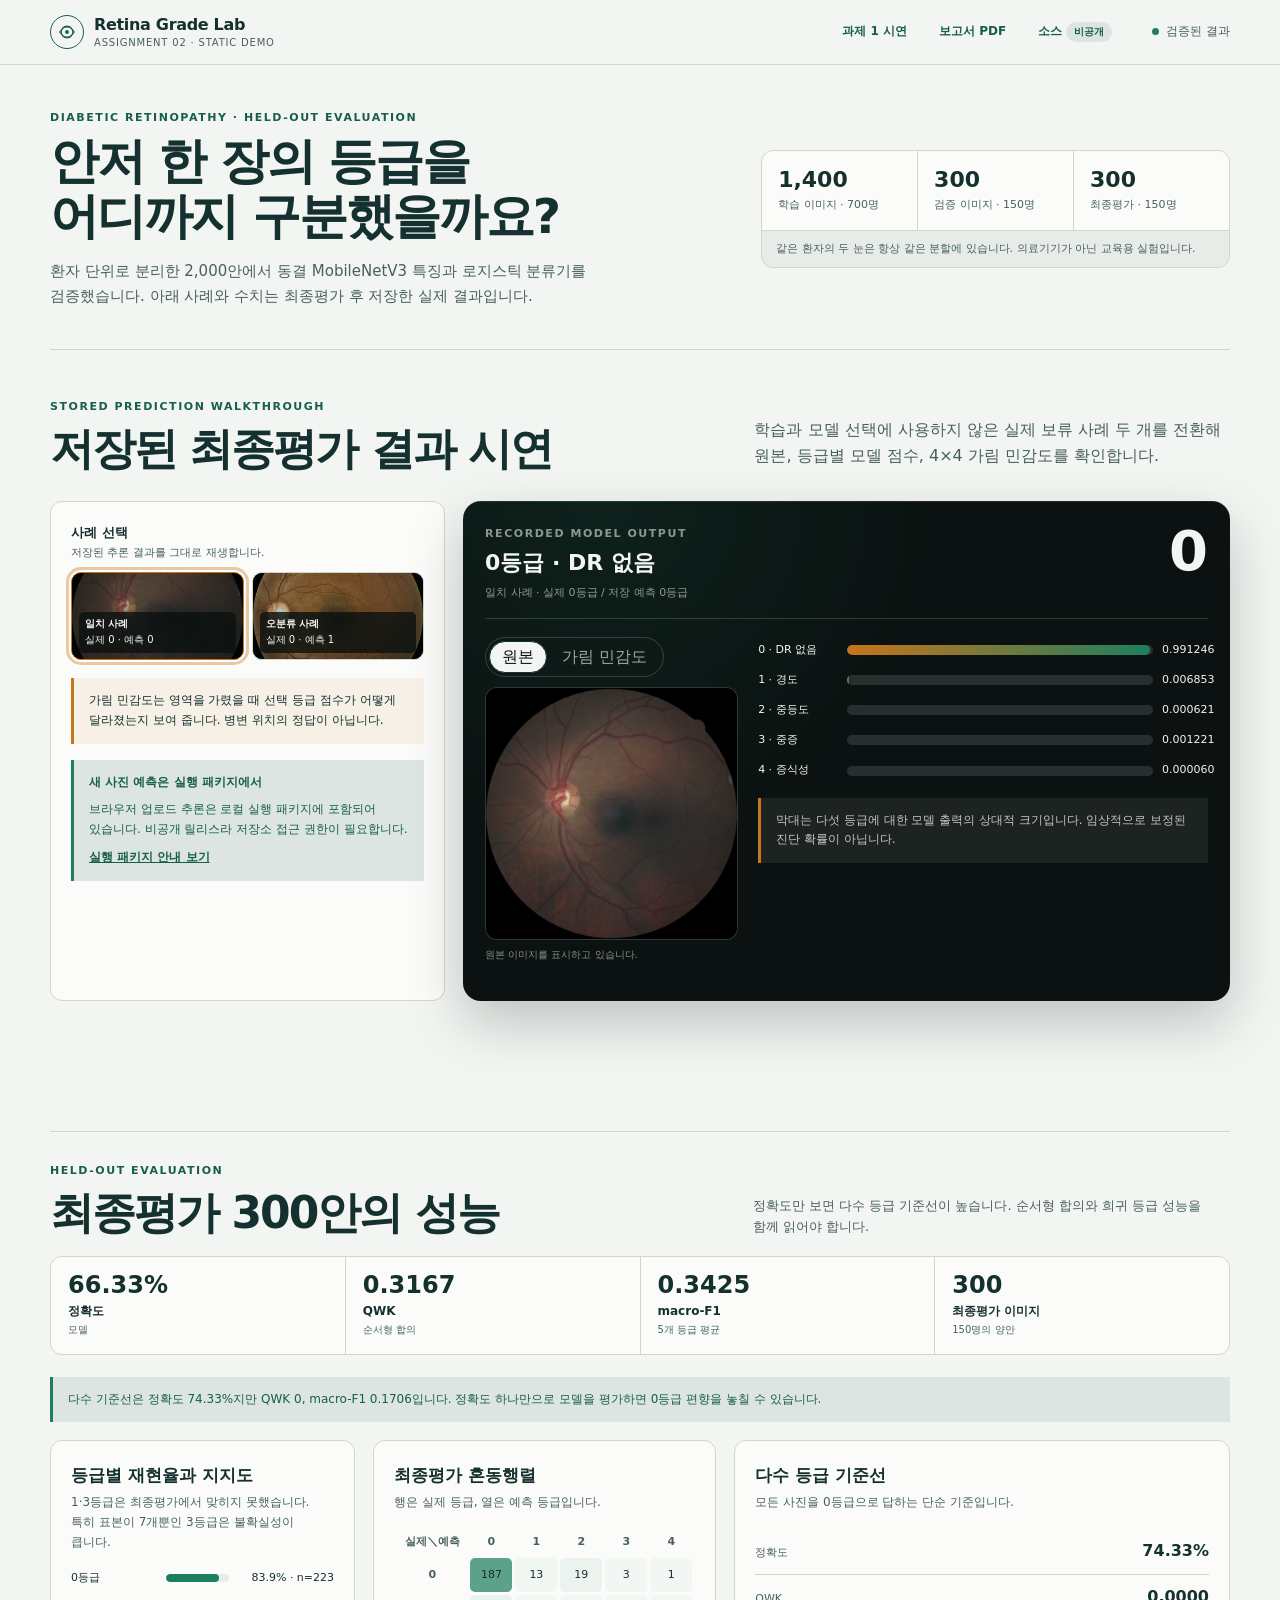
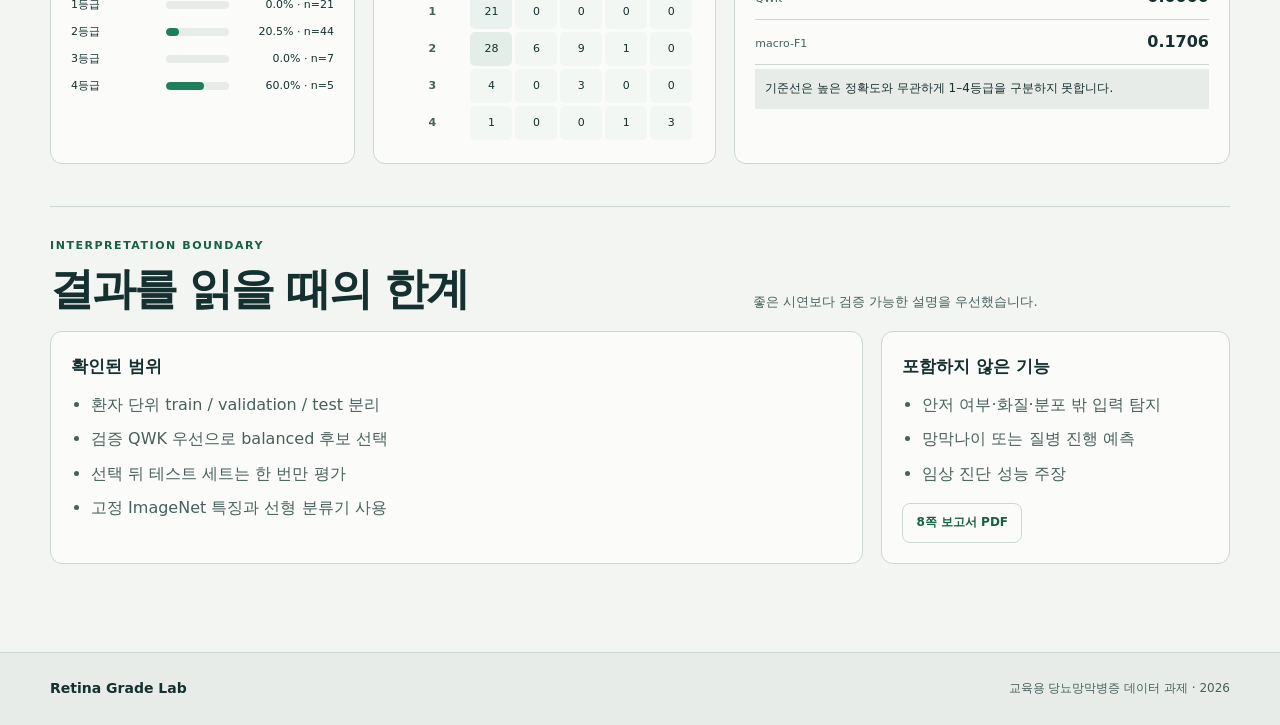
<file: html-demo/index.html>
<!doctype html>
<html lang="ko">
<head>
  <meta charset="utf-8">
  <meta name="viewport" content="width=device-width, initial-scale=1">
  <meta name="description" content="당뇨망막병증 5등급 분류 과제의 실제 보류 테스트 사례와 평가 결과 시연">
  <meta name="color-scheme" content="light">
  <title>Retina Grade Lab · 과제 2 시연</title>
  <link rel="stylesheet" href="styles.css">
  <script src="app.js" defer></script>
</head>
<body>
  <a class="skip-link" href="#main">본문으로 건너뛰기</a>
  <header class="topbar-wrap">
    <div class="shell topbar static-topbar">
      <a class="brand brand-link" href="#main" aria-label="Retina Grade Lab 처음으로"><span class="brand-mark" aria-hidden="true"><svg viewBox="0 0 24 24" width="20" height="20" fill="none"><circle cx="12" cy="12" r="7" stroke="currentColor" stroke-width="1.6"/><circle cx="12" cy="12" r="2.3" fill="currentColor"/><path d="M3 12c2.6-4 5.6-6 9-6s6.4 2 9 6c-2.6 4-5.6 6-9 6s-6.4-2-9-6Z" stroke="currentColor" stroke-width="1.2"/></svg></span><span><b>Retina Grade Lab</b><small>Assignment 02 · static demo</small></span></a>
      <nav class="header-links" aria-label="과제 자료"><a href="https://retina-bilateral-dael0207.daelj.chatgpt.site">과제 1 시연</a><a href="report.pdf">보고서 PDF</a><a href="https://github.com/dael0207/retina-grade-classifier">소스 <span class="private-label">비공개</span></a></nav>
      <div class="status"><span class="status-dot" aria-hidden="true"></span><span>검증된 결과</span></div>
    </div>
  </header>

  <main id="main">
    <section class="shell hero" aria-labelledby="hero-title">
      <div class="hero-intro"><p class="eyebrow">Diabetic retinopathy · held-out evaluation</p><h1 id="hero-title">안저 한 장의 등급을<br>어디까지 구분했을까요?</h1><p class="hero-copy">환자 단위로 분리한 2,000안에서 동결 MobileNetV3 특징과 로지스틱 분류기를 검증했습니다. 아래 사례와 수치는 최종평가 후 저장한 실제 결과입니다.</p></div>
      <aside class="dataset-ledger" aria-label="모델 데이터 구성"><div><strong>1,400</strong><span>학습 이미지 · 700명</span></div><div><strong>300</strong><span>검증 이미지 · 150명</span></div><div><strong>300</strong><span>최종평가 · 150명</span></div><p>같은 환자의 두 눈은 항상 같은 분할에 있습니다. 의료기기가 아닌 교육용 실험입니다.</p></aside>
    </section>

    <section class="shell section-panel" aria-labelledby="demo-title">
      <header class="section-heading split-heading"><div><p class="eyebrow">Stored prediction walkthrough</p><h2 id="demo-title">저장된 최종평가 결과 시연</h2></div><p>학습과 모델 선택에 사용하지 않은 실제 보류 사례 두 개를 전환해 원본, 등급별 모델 점수, 4×4 가림 민감도를 확인합니다.</p></header>
      <div class="prediction-layout">
        <aside class="upload-card demo-control" aria-label="시연 사례 선택">
          <div class="demo-section static-demo-section"><div><strong>사례 선택</strong><span>저장된 추론 결과를 그대로 재생합니다.</span></div><div class="demo-list" id="demo-list"></div></div>
          <div class="notice caution">가림 민감도는 영역을 가렸을 때 선택 등급 점수가 어떻게 달라졌는지 보여 줍니다. 병변 위치의 정답이 아닙니다.</div>
          <div class="notice package-notice"><strong>새 사진 예측은 실행 패키지에서</strong><span>브라우저 업로드 추론은 로컬 실행 패키지에 포함되어 있습니다. 비공개 릴리스라 저장소 접근 권한이 필요합니다.</span><a href="https://github.com/dael0207/retina-grade-classifier/releases/tag/v1.1.0">실행 패키지 안내 보기</a></div>
        </aside>
        <article class="result-card" aria-live="polite">
          <div class="result-head"><div><p class="eyebrow">Recorded model output</p><h3 id="result-name">—</h3><p id="result-context">—</p></div><div class="result-grade" id="result-grade">—</div></div>
          <div class="result-body">
            <div class="result-media"><div class="mode-toggle" role="group" aria-label="결과 이미지 보기"><button type="button" id="view-original" aria-pressed="true">원본</button><button type="button" id="view-sensitivity" aria-pressed="false">가림 민감도</button></div><div class="result-image-frame"><img id="result-image" width="320" height="320" alt="선택한 최종평가 안저 사례"></div><p id="sensitivity-note">원본 이미지를 표시하고 있습니다.</p></div>
            <div><div class="scores" id="score-list" aria-label="등급별 모델 점수"></div><div class="notice dark-notice">막대는 다섯 등급에 대한 모델 출력의 상대적 크기입니다. 임상적으로 보정된 진단 확률이 아닙니다.</div></div>
          </div>
        </article>
      </div>
    </section>

    <section class="shell evidence-section" aria-labelledby="evaluation-title">
      <header class="evidence-heading"><div><p class="eyebrow">Held-out evaluation</p><h2 id="evaluation-title">최종평가 300안의 성능</h2></div><p>정확도만 보면 다수 등급 기준선이 높습니다. 순서형 합의와 희귀 등급 성능을 함께 읽어야 합니다.</p></header>
      <div class="metrics-strip model-metrics" aria-label="최종평가 핵심 성능"><div class="metric"><strong>66.33%</strong><span>정확도</span><small>모델</small></div><div class="metric"><strong>0.3167</strong><span>QWK</span><small>순서형 합의</small></div><div class="metric"><strong>0.3425</strong><span>macro-F1</span><small>5개 등급 평균</small></div><div class="metric"><strong>300</strong><span>최종평가 이미지</span><small>150명의 양안</small></div></div>
      <div class="notice model-note">다수 기준선은 정확도 74.33%지만 QWK 0, macro-F1 0.1706입니다. 정확도 하나만으로 모델을 평가하면 0등급 편향을 놓칠 수 있습니다.</div>
      <div class="evaluation-grid">
        <article class="data-card"><h3>등급별 재현율과 지지도</h3><p>1·3등급은 최종평가에서 맞히지 못했습니다. 특히 표본이 7개뿐인 3등급은 불확실성이 큽니다.</p><div class="bar-list" id="recall-bars"></div></article>
        <article class="data-card"><h3>최종평가 혼동행렬</h3><p>행은 실제 등급, 열은 예측 등급입니다.</p><div class="matrix-wrap"><table class="matrix" id="model-matrix"><caption class="sr-only">최종평가 혼동행렬</caption></table></div></article>
        <article class="data-card baseline-card"><h3>다수 등급 기준선</h3><p>모든 사진을 0등급으로 답하는 단순 기준입니다.</p><dl><div><dt>정확도</dt><dd>74.33%</dd></div><div><dt>QWK</dt><dd>0.0000</dd></div><div><dt>macro-F1</dt><dd>0.1706</dd></div></dl><p class="baseline-summary">기준선은 높은 정확도와 무관하게 1–4등급을 구분하지 못합니다.</p></article>
      </div>
    </section>

    <section class="shell evidence-section limitations" aria-labelledby="limits-title">
      <header class="evidence-heading"><div><p class="eyebrow">Interpretation boundary</p><h2 id="limits-title">결과를 읽을 때의 한계</h2></div><p>좋은 시연보다 검증 가능한 설명을 우선했습니다.</p></header>
      <div class="provenance-grid"><article class="data-card"><h3>확인된 범위</h3><ul class="plain-list"><li>환자 단위 train / validation / test 분리</li><li>검증 QWK 우선으로 balanced 후보 선택</li><li>선택 뒤 테스트 세트는 한 번만 평가</li><li>고정 ImageNet 특징과 선형 분류기 사용</li></ul></article><article class="data-card"><h3>포함하지 않은 기능</h3><ul class="plain-list"><li>안저 여부·화질·분포 밖 입력 탐지</li><li>망막나이 또는 질병 진행 예측</li><li>임상 진단 성능 주장</li></ul><div class="download-list"><a href="report.pdf">8쪽 보고서 PDF</a></div></article></div>
    </section>
  </main>
  <footer class="site-footer"><div class="shell"><strong>Retina Grade Lab</strong><span>교육용 당뇨망막병증 데이터 과제 · 2026</span></div></footer>
</body>
</html>
</file>
<file: html-demo/styles.css>
:root {
  --paper: #f3f5f2;
  --paper-raised: #fbfcfa;
  --paper-deep: #e8ece8;
  --ink: #14302f;
  --ink-soft: #47605d;
  --line: #cdd7d2;
  --teal: #1e7f5e;
  --teal-deep: #175f48;
  --teal-pale: #dce5e1;
  --amber: #c8741a;
  --optic: #0b1211;
  --white: #f3f5f2;
  --danger: #9f3b32;
  --font-sans: Pretendard, SUIT, "Noto Sans KR", "Malgun Gothic", system-ui, sans-serif;
  --ease: cubic-bezier(.2, .8, .2, 1);
  --shadow-optic: inset 0 1px 0 color-mix(in srgb, var(--white) 10%, transparent), 0 22px 54px color-mix(in srgb, var(--optic) 22%, transparent);
}

* { box-sizing: border-box; }
html { color-scheme: light; scroll-behavior: smooth; max-width: 100%; overflow-x: clip; }
body { margin: 0; min-width: 320px; max-width: 100%; overflow-x: clip; background: var(--paper); color: var(--ink); font-family: var(--font-sans); font-size: 16px; line-height: 1.65; }
button, input { font: inherit; }
button { color: inherit; }
img { display: block; max-width: 100%; }
a { color: inherit; }
[hidden] { display: none !important; }
.nowrap { white-space: nowrap; }
:focus-visible { outline: 3px solid var(--amber); outline-offset: 3px; }
.skip-link { position: fixed; z-index: 100; top: 8px; left: 8px; padding: 8px 12px; background: var(--optic); color: var(--white); transform: translateY(-160%); }
.skip-link:focus { transform: translateY(0); }
.shell { width: min(calc(100% - 48px), 1180px); margin-inline: auto; }

.topbar-wrap { position: sticky; top: 0; z-index: 20; border-bottom: 1px solid var(--line); background: color-mix(in srgb, var(--paper) 94%, transparent); backdrop-filter: blur(12px); }
.topbar { min-height: 64px; display: grid; grid-template-columns: 1fr auto auto; align-items: center; gap: 28px; min-width: 0; }
.brand { display: inline-flex; align-items: center; gap: 10px; min-width: 0; }
.brand > span:last-child { display: grid; line-height: 1.1; }
.brand b { font-size: 16px; letter-spacing: -.02em; }
.brand small { margin-top: 3px; color: var(--ink-soft); font-size: 10px; letter-spacing: .08em; text-transform: uppercase; }
.brand-mark { width: 34px; aspect-ratio: 1; display: grid; flex: 0 0 auto; place-items: center; border: 1px solid var(--teal-deep); border-radius: 50%; color: var(--teal-deep); }
.tabs { display: inline-flex; align-items: center; gap: 2px; min-width: 0; max-width: 100%; }
.tab { min-height: 40px; padding: 0 14px; border: 0; border-radius: 999px; background: transparent; color: var(--ink-soft); cursor: pointer; transition: color 140ms var(--ease), background-color 140ms var(--ease), transform 140ms var(--ease); }
.tab:hover { background: var(--paper-deep); color: var(--ink); }
.tab:active { transform: translateY(1px); }
.tab[aria-selected="true"] { background: var(--ink); color: var(--white); font-weight: 700; }
.status { display: inline-flex; align-items: center; gap: 7px; color: var(--ink-soft); font-size: 12px; white-space: nowrap; }
.status-dot { width: 7px; height: 7px; border-radius: 50%; background: var(--teal); }

.hero { display: grid; grid-template-columns: minmax(0, 1.15fr) minmax(360px, .85fr); gap: clamp(32px, 6vw, 78px); align-items: center; padding-block: 44px 40px; border-bottom: 1px solid var(--line); }
.hero-intro, .section-heading > *, .evidence-heading > * { min-width: 0; }
.eyebrow { margin: 0 0 8px; color: var(--teal-deep); font-size: 11px; font-weight: 800; letter-spacing: .14em; text-transform: uppercase; }
.hero h1, .section-heading h2 { margin: 0; font-weight: 750; letter-spacing: -.045em; line-height: 1.12; word-break: keep-all; overflow-wrap: break-word; }
.hero h1 { font-size: clamp(2rem, 4vw, 3.05rem); }
.hero-copy { max-width: 650px; margin: 15px 0 0; color: var(--ink-soft); font-size: 15px; word-break: keep-all; }
.dataset-ledger { display: grid; grid-template-columns: repeat(3, 1fr); gap: 1px; overflow: hidden; border: 1px solid var(--line); border-radius: 12px; background: var(--line); }
.dataset-ledger > div { padding: 16px; background: var(--paper-raised); }
.dataset-ledger strong { display: block; font-size: 22px; line-height: 1.15; font-variant-numeric: tabular-nums; }
.dataset-ledger span { display: block; margin-top: 4px; color: var(--ink-soft); font-size: 11px; }
.dataset-ledger p { grid-column: 1 / -1; margin: 0; padding: 9px 14px; background: var(--paper-deep); color: var(--ink-soft); font-size: 11px; word-break: keep-all; }

.section-panel { padding-block: 48px 88px; }
.section-heading { margin-bottom: 28px; }
.split-heading { display: grid; grid-template-columns: minmax(0, 1fr) minmax(280px, .72fr); gap: 44px; align-items: end; }
.section-heading h2 { font-size: clamp(1.9rem, 3.5vw, 2.75rem); }
.section-heading > p { margin: 0 0 4px; color: var(--ink-soft); word-break: keep-all; }

.metrics-strip { display: grid; gap: 1px; overflow: hidden; border: 1px solid var(--line); border-radius: 12px; background: var(--line); }
.analysis-metrics, .model-metrics { grid-template-columns: repeat(4, 1fr); margin-bottom: 22px; }
.metric { min-width: 0; padding: 15px 17px; background: var(--paper-raised); }
.metric strong { display: block; font-size: 24px; line-height: 1.15; font-variant-numeric: tabular-nums; }
.metric span, .metric small { display: block; }
.metric span { margin-top: 3px; font-weight: 700; font-size: 12px; }
.metric small { color: var(--ink-soft); font-size: 10px; }

.analysis-layout { display: grid; grid-template-columns: minmax(220px, .44fr) minmax(0, 1.56fr); gap: 18px; align-items: stretch; }
.case-sidebar { display: flex; flex-direction: column; gap: 16px; padding: 20px; border: 1px solid var(--line); border-radius: 12px; background: var(--paper-raised); }
.control-label { margin: 0 0 10px; font-weight: 800; }
.filter-pills { display: flex; flex-wrap: wrap; gap: 7px; }
.filter-pill, .mode-toggle button { min-height: 36px; padding: 0 12px; border: 1px solid var(--line); border-radius: 999px; background: transparent; color: var(--ink-soft); cursor: pointer; transition: background-color 140ms var(--ease), color 140ms var(--ease), transform 140ms var(--ease); }
.filter-pill:hover, .mode-toggle button:hover:not(:disabled) { background: var(--paper-deep); color: var(--ink); }
.filter-pill:active, .mode-toggle button:active:not(:disabled) { transform: translateY(1px); }
.filter-pill[aria-pressed="true"], .mode-toggle button[aria-pressed="true"] { border-color: var(--ink); background: var(--ink); color: var(--white); }
.filter-status { margin: 10px 0 0; color: var(--ink-soft); font-size: 12px; }
.notice { padding: 13px 15px; border-left: 3px solid var(--teal); background: var(--teal-pale); color: var(--teal-deep); font-size: 12px; word-break: keep-all; }
.notice.caution { border-color: var(--amber); background: color-mix(in srgb, var(--amber) 9%, var(--paper-raised)); color: var(--ink); }
.notice.error { margin-top: 12px; border-color: var(--danger); background: color-mix(in srgb, var(--danger) 8%, var(--paper-raised)); color: var(--danger); }
.download-list { display: flex; flex-wrap: wrap; gap: 8px; margin-top: 16px; }
.download-list a { display: inline-flex; align-items: center; min-height: 40px; padding: 0 13px; border: 1px solid var(--line); border-radius: 8px; background: var(--paper-raised); color: var(--teal-deep); font-size: 12px; font-weight: 800; text-decoration: none; }
.download-list a:hover { border-color: var(--teal); background: var(--teal-pale); }
.compact-downloads { margin-top: auto; }
.compact-downloads a { width: 100%; justify-content: center; }

.optic-stage { position: relative; overflow: hidden; min-height: 510px; padding: 22px; border-radius: 18px; background: radial-gradient(circle at 18% 0, color-mix(in srgb, var(--teal) 12%, transparent), transparent 40%), var(--optic); color: var(--white); box-shadow: var(--shadow-optic); }
.optic-stage::before { content: ""; position: absolute; inset: 0; pointer-events: none; background: linear-gradient(120deg, color-mix(in srgb, var(--white) 4%, transparent), transparent 38%); }
.case-toolbar { position: relative; display: flex; align-items: center; justify-content: space-between; gap: 18px; margin-bottom: 18px; }
.case-meta { min-width: 0; }
.case-meta strong { display: block; font-size: 17px; }
.case-meta span { color: color-mix(in srgb, var(--white) 62%, transparent); font-size: 11px; }
.case-actions { display: inline-flex; gap: 7px; }
.icon-button, .primary-button, .secondary-button { min-height: 42px; border: 1px solid transparent; border-radius: 8px; cursor: pointer; transition: transform 140ms var(--ease), background-color 140ms var(--ease), border-color 140ms var(--ease); }
.icon-button { width: 42px; display: grid; place-items: center; border-color: color-mix(in srgb, var(--white) 18%, transparent); background: color-mix(in srgb, var(--white) 7%, transparent); color: var(--white); }
.icon-button:hover { background: color-mix(in srgb, var(--white) 14%, transparent); }
.icon-button:disabled, .primary-button:disabled { opacity: .42; cursor: not-allowed; }
.icon-button svg { width: 17px; height: 17px; }
.retina-pair { position: relative; display: grid; grid-template-columns: 1fr 1fr; gap: 14px; }
.retina-card { min-width: 0; margin: 0; }
.retina-image-wrap { display: grid; place-items: center; aspect-ratio: 1.08 / 1; overflow: hidden; border: 1px solid color-mix(in srgb, var(--white) 12%, transparent); border-radius: 14px; background: color-mix(in srgb, var(--white) 3%, var(--optic)); }
.retina-image { width: 100%; height: 100%; object-fit: contain; transition: opacity 140ms var(--ease); }
.retina-image.is-changing { opacity: .15; }
.retina-caption { display: flex; align-items: center; justify-content: space-between; gap: 10px; margin-top: 10px; }
.side-label { color: color-mix(in srgb, var(--white) 68%, transparent); font-size: 11px; font-weight: 700; letter-spacing: .08em; }
.grade-badge { display: inline-flex; align-items: center; gap: 7px; min-height: 30px; padding: 0 9px; border: 1px solid color-mix(in srgb, var(--amber) 54%, transparent); border-radius: 999px; background: color-mix(in srgb, var(--amber) 22%, var(--optic)); color: var(--white); font-size: 11px; font-weight: 700; white-space: nowrap; }
.grade-badge b { font-size: 15px; }

.visuals-grid, .evaluation-grid, .provenance-grid { display: grid; gap: 18px; margin-top: 18px; }
.three-up, .evaluation-grid { grid-template-columns: .8fr .9fr 1.3fr; }
.provenance-grid { grid-template-columns: 1.4fr .6fr; }
.data-card { min-width: 0; padding: 20px; border: 1px solid var(--line); border-radius: 12px; background: var(--paper-raised); }
.data-card h3 { margin: 0; font-size: 17px; }
.data-card > p { margin: 4px 0 16px; color: var(--ink-soft); font-size: 12px; word-break: keep-all; }
.bar-list { display: grid; gap: 9px; }
.bar-row { display: grid; grid-template-columns: 86px 1fr 58px; gap: 9px; align-items: center; font-size: 11px; }
.bar-track, .score-track { overflow: hidden; border-radius: 999px; background: var(--paper-deep); }
.bar-track { height: 8px; }
.bar-fill { height: 100%; border-radius: inherit; background: var(--teal); transform-origin: left; }
.bar-value { text-align: right; font-variant-numeric: tabular-nums; }
#recall-bars .bar-row { grid-template-columns: 86px 1fr 96px; }
.matrix-wrap, .table-wrap { max-width: 100%; overflow-x: auto; }
.matrix { width: 100%; border-collapse: separate; border-spacing: 3px; font-size: 11px; text-align: center; }
.matrix th { color: var(--ink-soft); font-weight: 700; }
.matrix td { min-width: 34px; height: 34px; border-radius: 5px; background: color-mix(in srgb, var(--teal) calc(var(--intensity) * 1%), var(--paper-raised)); font-variant-numeric: tabular-nums; }

.prediction-layout { display: grid; grid-template-columns: minmax(310px, .68fr) minmax(0, 1.32fr); gap: 18px; align-items: stretch; }
.upload-card { padding: 20px; border: 1px solid var(--line); border-radius: 12px; background: var(--paper-raised); }
.upload-well { position: relative; display: grid; place-items: center; min-height: 220px; padding: 24px; overflow: hidden; border: 1px dashed var(--teal); border-radius: 12px; background: var(--paper); text-align: center; cursor: pointer; }
.upload-well:hover, .upload-well.is-dragging { border-color: var(--ink); background: var(--paper-deep); }
.upload-well input { position: absolute; inset: 0; opacity: 0; cursor: pointer; }
.upload-icon { width: 42px; height: 42px; color: var(--teal-deep); transition: transform 140ms var(--ease); }
.upload-well.is-dragging .upload-icon { transform: translateY(-2px); }
.upload-title { display: block; margin-top: 12px; font-weight: 800; }
.upload-help { display: block; margin-top: 4px; color: var(--ink-soft); font-size: 11px; }
.upload-preview { position: absolute; inset: 0; width: 100%; height: 100%; object-fit: contain; background: var(--optic); }
.primary-button, .secondary-button { width: 100%; margin-top: 12px; padding: 0 18px; font-weight: 800; }
.primary-button { background: var(--teal-deep); color: var(--white); }
.primary-button:hover:not(:disabled) { background: var(--teal); transform: translateY(-1px); }
.secondary-button { border-color: var(--line); background: transparent; }
.demo-section { margin: 18px 0; padding-top: 16px; border-top: 1px solid var(--line); }
.demo-section > div:first-child { display: grid; }
.demo-section strong { font-size: 13px; }
.demo-section span { color: var(--ink-soft); font-size: 11px; }
.demo-list { display: grid; grid-template-columns: repeat(2, minmax(0, 1fr)); gap: 8px; margin-top: 10px; }
.demo-button { position: relative; min-height: 86px; overflow: hidden; padding: 0; border: 1px solid var(--line); border-radius: 10px; background: var(--optic); color: var(--white); cursor: pointer; text-align: left; }
.demo-button img { width: 100%; height: 86px; object-fit: cover; opacity: .72; transition: opacity 140ms var(--ease), transform 140ms var(--ease); }
.demo-button:hover img { opacity: .9; transform: scale(1.02); }
.demo-button span { position: absolute; inset: auto 7px 6px; padding: 4px 6px; border-radius: 5px; background: color-mix(in srgb, var(--optic) 82%, transparent); color: var(--white); font-size: 10px; }
.demo-button[aria-busy="true"]::after { content: "분석 중…"; position: absolute; inset: 0; display: grid; place-items: center; background: color-mix(in srgb, var(--optic) 84%, transparent); color: var(--white); font-weight: 800; }

.result-card { min-width: 0; min-height: 500px; padding: 22px; overflow: hidden; border-radius: 18px; background: radial-gradient(circle at 18% 0, color-mix(in srgb, var(--teal) 14%, transparent), transparent 42%), var(--optic); color: var(--white); box-shadow: var(--shadow-optic); }
.result-placeholder { min-height: 456px; display: grid; place-items: center; text-align: center; color: color-mix(in srgb, var(--white) 70%, transparent); }
.result-placeholder svg { width: 60px; height: 60px; margin-inline: auto; color: color-mix(in srgb, var(--white) 28%, transparent); }
.result-placeholder strong { display: block; margin-top: 15px; color: var(--white); }
.result-placeholder p { max-width: 390px; margin: 8px auto 0; font-size: 13px; word-break: keep-all; }
.result-head { display: flex; align-items: flex-start; justify-content: space-between; gap: 20px; padding-bottom: 16px; border-bottom: 1px solid color-mix(in srgb, var(--white) 16%, transparent); }
.result-head .eyebrow { color: color-mix(in srgb, var(--white) 56%, transparent); }
.result-head h3 { margin: 2px 0 0; font-size: 22px; }
.result-head p { margin: 2px 0 0; color: color-mix(in srgb, var(--white) 58%, transparent); font-size: 11px; }
.result-grade { font-size: 56px; font-weight: 800; line-height: 1; color: var(--white); }
.result-body { display: grid; grid-template-columns: minmax(210px, .72fr) minmax(260px, 1.28fr); gap: 20px; margin-top: 18px; }
.mode-toggle { display: inline-flex; gap: 2px; padding: 3px; border: 1px solid color-mix(in srgb, var(--white) 18%, transparent); border-radius: 999px; }
.mode-toggle button { min-height: 32px; border-color: transparent; color: color-mix(in srgb, var(--white) 64%, transparent); }
.mode-toggle button[aria-pressed="true"] { background: var(--white); color: var(--optic); }
.mode-toggle button:disabled { opacity: .38; cursor: not-allowed; }
.result-image-frame { display: grid; place-items: center; aspect-ratio: 1; margin-top: 10px; overflow: hidden; border: 1px solid color-mix(in srgb, var(--white) 14%, transparent); border-radius: 12px; background: color-mix(in srgb, var(--white) 3%, var(--optic)); }
.result-image-frame img { grid-area: 1 / 1; width: 100%; height: 100%; object-fit: contain; }
.result-media > p { margin: 7px 0 0; color: color-mix(in srgb, var(--white) 55%, transparent); font-size: 10px; word-break: keep-all; }
.scores { display: grid; gap: 12px; margin: 4px 0 18px; }
.score-row { display: grid; grid-template-columns: 80px 1fr 46px; align-items: center; gap: 9px; font-size: 11px; }
.score-track { height: 10px; background: color-mix(in srgb, var(--white) 12%, transparent); }
.score-fill { height: 100%; border-radius: inherit; background: linear-gradient(90deg, var(--amber), var(--teal)); transform-origin: left; }
.dark-notice { border-color: var(--amber); background: color-mix(in srgb, var(--white) 7%, transparent); color: color-mix(in srgb, var(--white) 78%, transparent); }

.evidence-section { margin-top: 42px; padding-top: 30px; border-top: 1px solid var(--line); }
.evidence-heading { display: grid; grid-template-columns: minmax(0, 1fr) minmax(280px, .72fr); gap: 40px; align-items: end; margin-bottom: 18px; }
.evidence-heading h3 { margin: 0; font-size: 23px; }
.evidence-heading > p { margin: 0; color: var(--ink-soft); font-size: 13px; word-break: keep-all; }
.model-note { margin-top: 12px; }
.baseline-card dl, .integrity-card dl { margin: 0; }
.baseline-card dl > div, .integrity-card dl > div { display: flex; align-items: baseline; justify-content: space-between; gap: 12px; padding: 9px 0; border-bottom: 1px solid var(--line); }
.baseline-card dt, .integrity-card dt { color: var(--ink-soft); font-size: 11px; }
.baseline-card dd, .integrity-card dd { margin: 0; font-weight: 800; font-variant-numeric: tabular-nums; }
.baseline-summary { margin-bottom: 0 !important; padding: 10px; background: var(--paper-deep); color: var(--ink) !important; }
.evidence-table { width: 100%; border-collapse: collapse; font-size: 12px; }
.evidence-table th, .evidence-table td { padding: 10px; border-bottom: 1px solid var(--line); text-align: left; white-space: nowrap; }
.evidence-table th { color: var(--ink-soft); font-size: 10px; text-transform: uppercase; }
.integrity-card dd:last-child { max-width: 145px; overflow: hidden; font-family: ui-monospace, monospace; font-size: 10px; text-overflow: ellipsis; white-space: nowrap; }

.footer { padding-block: 26px 38px; border-top: 1px solid var(--line); color: var(--ink-soft); font-size: 11px; }
.footer .shell { display: flex; justify-content: space-between; gap: 20px; }
.evidence-tile { padding: 18px; border: 1px solid var(--line); border-radius: 12px; background: var(--paper-raised); }
.evidence-tile .value, .evidence-tile .label, .evidence-tile .context { display: block; }
.evidence-tile .value { font-size: 34px; font-weight: 800; }
.evidence-tile .label { font-weight: 800; }
.evidence-tile .context { color: var(--ink-soft); font-size: 12px; }
.skeleton { min-height: 42px; border-radius: 8px; background: var(--paper-deep); animation: pulse 1.2s ease-in-out infinite alternate; }
@keyframes pulse { to { opacity: .48; } }
.showcase { padding-block: 56px; }
.showcase h1 { font-size: clamp(1.85rem, 7.8vw, 2.25rem); word-break: keep-all; }
.showcase-grid { display: grid; grid-template-columns: repeat(3, 1fr); gap: 18px; }
.showcase-block { padding: 20px; border: 1px solid var(--line); border-radius: 12px; background: var(--paper-raised); }
.showcase-block h2 { margin: 0 0 16px; font-size: 15px; }

@media (max-width: 960px) {
  .topbar { grid-template-columns: 1fr auto; gap: 10px 20px; padding-block: 8px; }
  .tabs { grid-column: 1 / -1; justify-self: stretch; }
  .tab { flex: 1; }
  .status { grid-column: 2; grid-row: 1; }
  .hero, .split-heading, .analysis-layout, .prediction-layout, .evidence-heading { grid-template-columns: 1fr; }
  .hero { gap: 24px; }
  .analysis-layout { align-items: start; }
  .case-sidebar { display: grid; grid-template-columns: 1fr 1fr; }
  .compact-downloads { grid-column: 1 / -1; display: grid; grid-template-columns: 1fr 1fr; }
  .three-up, .evaluation-grid { grid-template-columns: 1fr 1fr; }
  .matrix-card, .baseline-card { grid-column: 1 / -1; }
  .provenance-grid { grid-template-columns: 1fr; }
  .showcase-grid { grid-template-columns: 1fr 1fr; }
}

@media (max-width: 620px) {
  .shell { width: min(calc(100% - 32px), 1180px); }
  .status { display: none; }
  .topbar { grid-template-columns: 1fr; }
  .tabs { grid-column: 1; }
  .tab { min-width: 0; padding-inline: 8px; font-size: 12px; white-space: normal; }
  .hero { padding-block: 32px; }
  .hero h1 { font-size: clamp(1.95rem, 8.6vw, 2.2rem); }
  .dataset-ledger { grid-template-columns: 1fr; }
  .dataset-ledger p { grid-column: 1; }
  .section-panel { padding-block: 38px 68px; }
  .section-heading { margin-bottom: 22px; }
  .analysis-metrics, .model-metrics, .retina-pair, .three-up, .evaluation-grid, .showcase-grid { grid-template-columns: 1fr; }
  .case-sidebar { grid-template-columns: 1fr; }
  .compact-downloads, .matrix-card, .baseline-card { grid-column: auto; }
  .optic-stage { min-height: 0; padding: 16px; border-radius: 14px; }
  .retina-image-wrap { aspect-ratio: 1.18 / 1; }
  .result-card { min-height: 0; padding: 17px; border-radius: 14px; }
  .result-placeholder { min-height: 390px; }
  .result-body { grid-template-columns: 1fr; }
  .result-image-frame { max-width: 280px; }
  .bar-row, .score-row { grid-template-columns: 76px 1fr 48px; gap: 7px; }
  #recall-bars .bar-row { grid-template-columns: 76px 1fr 90px; }
  .footer .shell { display: block; }
}

@media (prefers-reduced-motion: reduce) {
  html { scroll-behavior: auto; }
  *, *::before, *::after { animation-duration: .01ms !important; animation-iteration-count: 1 !important; transition-duration: .01ms !important; }
}

/* Static assignment presentation additions; all values follow DESIGN.md tokens. */
.brand-link { color: inherit; text-decoration: none; }
.static-topbar { grid-template-columns: 1fr auto auto; }
.header-links { display: inline-flex; align-items: center; gap: 8px; }
.header-links a { min-height: 40px; display: inline-flex; align-items: center; gap: 4px; padding: 0 12px; border-radius: 8px; color: var(--teal-deep); font-size: 12px; font-weight: 800; text-decoration: none; }
.header-links a:hover { background: var(--paper-deep); }
.private-label { padding: 2px 8px; border-radius: 999px; background: var(--teal-pale); font-size: 10px; }
.static-demo-section { margin-top: 0; padding-top: 0; border-top: 0; }
.demo-button[aria-pressed="true"] { border-color: var(--amber); outline: 3px solid color-mix(in srgb, var(--amber) 38%, transparent); outline-offset: 2px; }
.demo-caption b, .demo-caption small { display: block; }
.demo-caption b { font-size: 10px; }
.demo-caption small { color: var(--white); font-size: 10px; white-space: nowrap; }
.package-notice { display: grid; gap: 8px; margin-top: 16px; }
.package-notice strong, .package-notice span { display: block; }
.package-notice a { width: fit-content; color: var(--teal-deep); font-weight: 800; }
.evidence-heading h2 { margin: 0; font-size: clamp(1.9rem, 3.5vw, 2.75rem); line-height: 1.12; letter-spacing: -.045em; word-break: keep-all; }
.plain-list { margin: 12px 0 0; padding-left: 20px; color: var(--ink-soft); }
.plain-list li + li { margin-top: 8px; }
.limitations { padding-bottom: 88px; }
.site-footer { border-top: 1px solid var(--line); background: var(--paper-deep); }
.site-footer .shell { min-height: 72px; display: flex; align-items: center; justify-content: space-between; gap: 16px; color: var(--ink-soft); font-size: 12px; }
.site-footer strong { color: var(--ink); font-size: 14px; }
.sr-only { position: absolute; width: 1px; height: 1px; padding: 0; margin: -1px; overflow: hidden; clip: rect(0, 0, 0, 0); white-space: nowrap; border: 0; }

@media (max-width: 820px) {
  .static-topbar { grid-template-columns: 1fr auto; padding-block: 8px; }
  .static-topbar .status { display: none; }
  .header-links { grid-column: 1 / -1; justify-content: flex-start; overflow-x: auto; }
}

@media (max-width: 540px) {
  .header-links a { padding-inline: 8px; }
  .result-head { gap: 12px; }
  .result-grade { font-size: 40px; }
  .site-footer .shell { min-height: 88px; flex-direction: column; align-items: flex-start; justify-content: center; gap: 4px; }
}
</file>
